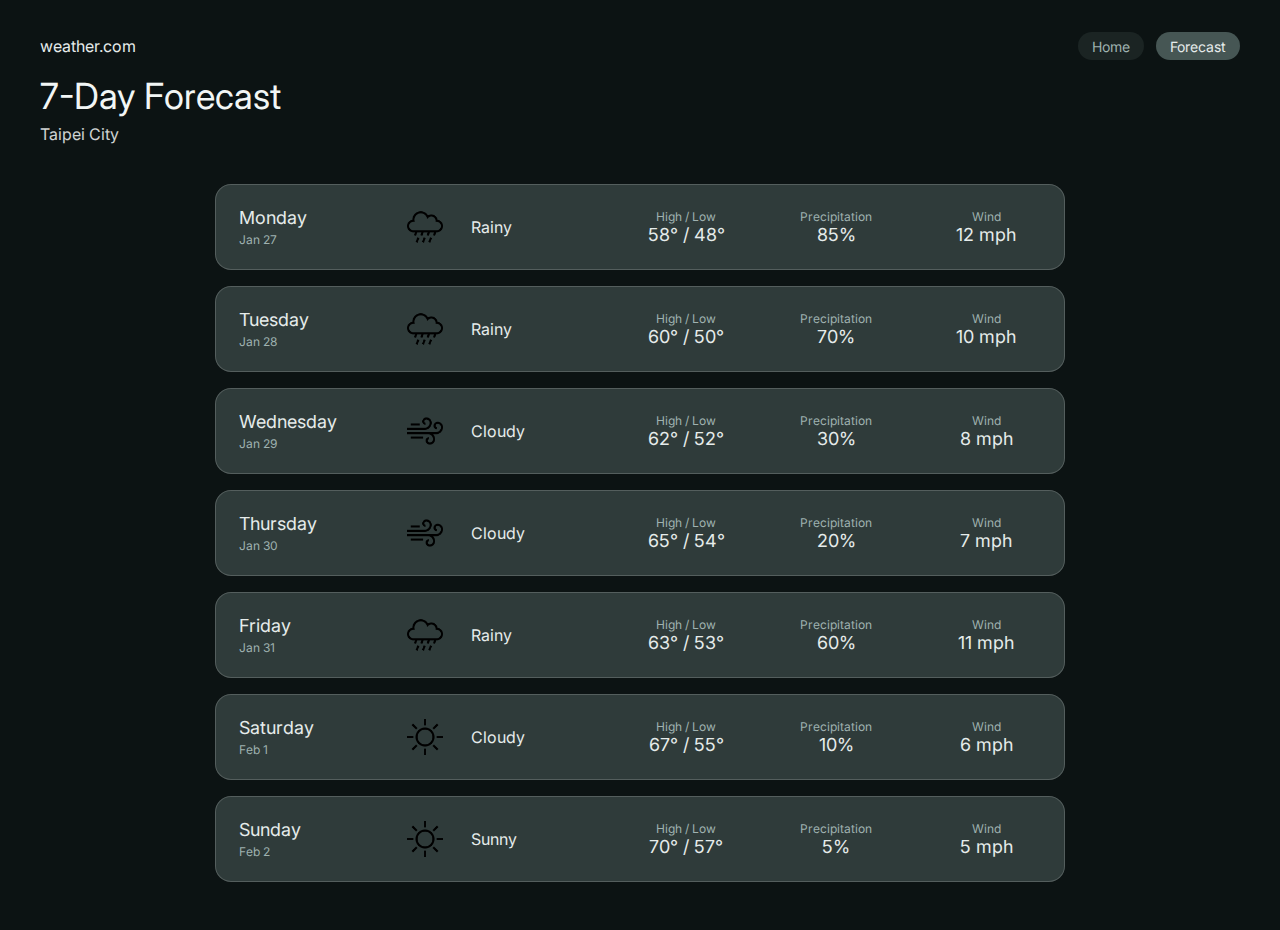
<file: design/forecast.html>
<!doctype html>
<html lang="en">
  <head>
    <meta charset="utf-8" />
    <meta name="viewport" content="width=device-width, initial-scale=1" />
    <title>7-Day Forecast</title>
    <link rel="preconnect" href="https://fonts.googleapis.com" />
    <link rel="preconnect" href="https://fonts.gstatic.com" crossorigin />
    <link
      href="https://fonts.googleapis.com/css2?family=Inter:wght@400;500&display=swap"
      rel="stylesheet"
    />
    <link rel="stylesheet" href="styles.css" />
  </head>
  <body>
    <div class="screen forecast">
      <div class="overlay"></div>

      <header class="top">
        <div class="brand">weather.com</div>
        <nav class="nav">
          <span class="pill">Home</span>
          <span class="pill active">Forecast</span>
        </nav>
      </header>

      <div class="title-block">
        <h1>7-Day Forecast</h1>
        <div class="subtitle">Taipei City</div>
      </div>

      <section class="forecast-list">
        <article class="forecast-row">
          <div class="day">
            <div class="day-name">Monday</div>
            <div class="day-date">Jan 27</div>
          </div>
          <img class="icon" src="icons/rainy.png" alt="Rainy" />
          <div class="condition">Rainy</div>
          <div class="metrics">
            <div class="metric">
              <div class="label">High / Low</div>
              <div class="value">58° / 48°</div>
            </div>
            <div class="metric">
              <div class="label">Precipitation</div>
              <div class="value">85%</div>
            </div>
            <div class="metric">
              <div class="label">Wind</div>
              <div class="value">12 mph</div>
            </div>
          </div>
        </article>

        <article class="forecast-row">
          <div class="day">
            <div class="day-name">Tuesday</div>
            <div class="day-date">Jan 28</div>
          </div>
          <img class="icon" src="icons/rainy.png" alt="Rainy" />
          <div class="condition">Rainy</div>
          <div class="metrics">
            <div class="metric">
              <div class="label">High / Low</div>
              <div class="value">60° / 50°</div>
            </div>
            <div class="metric">
              <div class="label">Precipitation</div>
              <div class="value">70%</div>
            </div>
            <div class="metric">
              <div class="label">Wind</div>
              <div class="value">10 mph</div>
            </div>
          </div>
        </article>

        <article class="forecast-row">
          <div class="day">
            <div class="day-name">Wednesday</div>
            <div class="day-date">Jan 29</div>
          </div>
          <img class="icon" src="icons/wind.png" alt="Cloudy" />
          <div class="condition">Cloudy</div>
          <div class="metrics">
            <div class="metric">
              <div class="label">High / Low</div>
              <div class="value">62° / 52°</div>
            </div>
            <div class="metric">
              <div class="label">Precipitation</div>
              <div class="value">30%</div>
            </div>
            <div class="metric">
              <div class="label">Wind</div>
              <div class="value">8 mph</div>
            </div>
          </div>
        </article>

        <article class="forecast-row">
          <div class="day">
            <div class="day-name">Thursday</div>
            <div class="day-date">Jan 30</div>
          </div>
          <img class="icon" src="icons/wind.png" alt="Cloudy" />
          <div class="condition">Cloudy</div>
          <div class="metrics">
            <div class="metric">
              <div class="label">High / Low</div>
              <div class="value">65° / 54°</div>
            </div>
            <div class="metric">
              <div class="label">Precipitation</div>
              <div class="value">20%</div>
            </div>
            <div class="metric">
              <div class="label">Wind</div>
              <div class="value">7 mph</div>
            </div>
          </div>
        </article>

        <article class="forecast-row">
          <div class="day">
            <div class="day-name">Friday</div>
            <div class="day-date">Jan 31</div>
          </div>
          <img class="icon" src="icons/rainy.png" alt="Rainy" />
          <div class="condition">Rainy</div>
          <div class="metrics">
            <div class="metric">
              <div class="label">High / Low</div>
              <div class="value">63° / 53°</div>
            </div>
            <div class="metric">
              <div class="label">Precipitation</div>
              <div class="value">60%</div>
            </div>
            <div class="metric">
              <div class="label">Wind</div>
              <div class="value">11 mph</div>
            </div>
          </div>
        </article>

        <article class="forecast-row">
          <div class="day">
            <div class="day-name">Saturday</div>
            <div class="day-date">Feb 1</div>
          </div>
          <img class="icon" src="icons/sun.png" alt="Cloudy" />
          <div class="condition">Cloudy</div>
          <div class="metrics">
            <div class="metric">
              <div class="label">High / Low</div>
              <div class="value">67° / 55°</div>
            </div>
            <div class="metric">
              <div class="label">Precipitation</div>
              <div class="value">10%</div>
            </div>
            <div class="metric">
              <div class="label">Wind</div>
              <div class="value">6 mph</div>
            </div>
          </div>
        </article>

        <article class="forecast-row">
          <div class="day">
            <div class="day-name">Sunday</div>
            <div class="day-date">Feb 2</div>
          </div>
          <img class="icon" src="icons/sun.png" alt="Sunny" />
          <div class="condition">Sunny</div>
          <div class="metrics">
            <div class="metric">
              <div class="label">High / Low</div>
              <div class="value">70° / 57°</div>
            </div>
            <div class="metric">
              <div class="label">Precipitation</div>
              <div class="value">5%</div>
            </div>
            <div class="metric">
              <div class="label">Wind</div>
              <div class="value">5 mph</div>
            </div>
          </div>
        </article>
      </section>
    </div>
  </body>
</html>
</file>
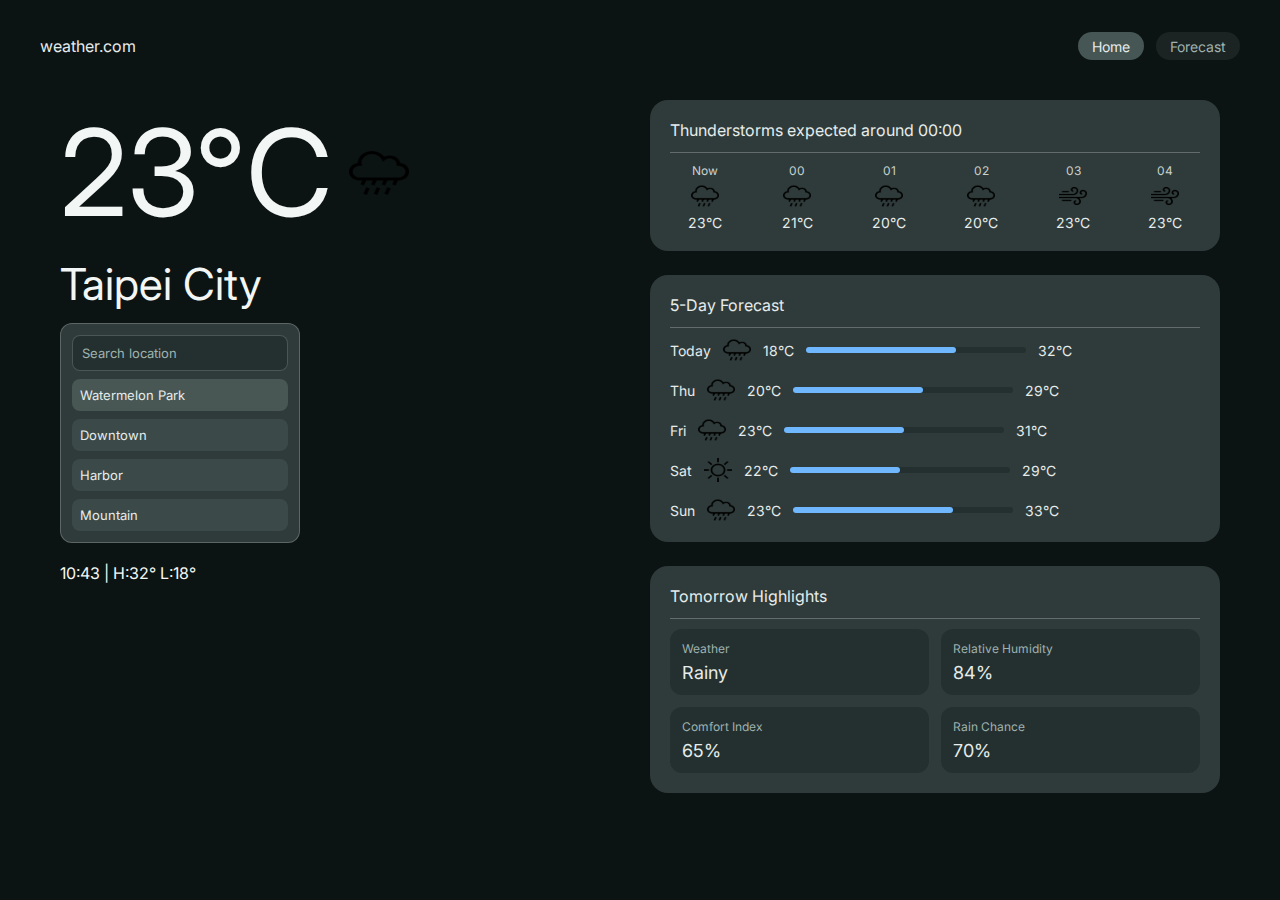
<file: design/home.html>
<!doctype html>
<html lang="en">
  <head>
    <meta charset="utf-8" />
    <meta name="viewport" content="width=device-width, initial-scale=1" />
    <title>Weather Dashboard</title>
    <link rel="preconnect" href="https://fonts.googleapis.com" />
    <link rel="preconnect" href="https://fonts.gstatic.com" crossorigin />
    <link
      href="https://fonts.googleapis.com/css2?family=Inter:wght@400;500&display=swap"
      rel="stylesheet"
    />
    <link rel="stylesheet" href="styles.css" />
  </head>
  <body>
    <div class="screen">
      <div class="overlay"></div>

      <header class="top">
        <div class="brand">weather.com</div>
        <nav class="nav">
          <span class="pill active">Home</span>
          <span class="pill">Forecast</span>
        </nav>
      </header>

      <main class="dashboard">
        <section class="left">
          <div class="temp-row">
            <div class="temp">23°C</div>
            <img class="temp-icon" src="icons/rainy.png" alt="Rainy" />
          </div>

          <div class="location">Taipei City</div>

          <div class="location-panel">
            <div class="location-search">Search location</div>
            <div class="location-list">
              <div class="location-item active">Watermelon Park</div>
              <div class="location-item">Downtown</div>
              <div class="location-item">Harbor</div>
              <div class="location-item">Mountain</div>
            </div>
          </div>

          <div class="time">10:43 | H:32°  L:18°</div>
        </section>

        <section class="right">
          <article class="card">
            <div class="card-title">Thunderstorms expected around 00:00</div>
            <div class="divider"></div>
            <div class="hourly">
              <div class="hour">
                <div class="hour-label">Now</div>
                <img src="icons/rainy.png" alt="Rainy" />
                <div class="hour-temp">23°C</div>
              </div>
              <div class="hour">
                <div class="hour-label">00</div>
                <img src="icons/rainy.png" alt="Rainy" />
                <div class="hour-temp">21°C</div>
              </div>
              <div class="hour">
                <div class="hour-label">01</div>
                <img src="icons/rainy.png" alt="Rainy" />
                <div class="hour-temp">20°C</div>
              </div>
              <div class="hour">
                <div class="hour-label">02</div>
                <img src="icons/rainy.png" alt="Rainy" />
                <div class="hour-temp">20°C</div>
              </div>
              <div class="hour">
                <div class="hour-label">03</div>
                <img src="icons/wind.png" alt="Cloudy" />
                <div class="hour-temp">23°C</div>
              </div>
              <div class="hour">
                <div class="hour-label">04</div>
                <img src="icons/wind.png" alt="Cloudy" />
                <div class="hour-temp">23°C</div>
              </div>
            </div>
          </article>

          <article class="card">
            <div class="card-title">5-Day Forecast</div>
            <div class="divider"></div>
            <div class="forecast-mini">
              <div class="forecast-row">
                <div class="day">Today</div>
                <img src="icons/rainy.png" alt="Rainy" />
                <div class="min">18°C</div>
                <div class="bar">
                  <div class="bar-fill" style="width: 150px"></div>
                </div>
                <div class="max">32°C</div>
              </div>
              <div class="forecast-row">
                <div class="day">Thu</div>
                <img src="icons/rainy.png" alt="Rainy" />
                <div class="min">20°C</div>
                <div class="bar">
                  <div class="bar-fill" style="width: 130px"></div>
                </div>
                <div class="max">29°C</div>
              </div>
              <div class="forecast-row">
                <div class="day">Fri</div>
                <img src="icons/rainy.png" alt="Rainy" />
                <div class="min">23°C</div>
                <div class="bar">
                  <div class="bar-fill" style="width: 120px"></div>
                </div>
                <div class="max">31°C</div>
              </div>
              <div class="forecast-row">
                <div class="day">Sat</div>
                <img src="icons/sun.png" alt="Sunny" />
                <div class="min">22°C</div>
                <div class="bar">
                  <div class="bar-fill" style="width: 110px"></div>
                </div>
                <div class="max">29°C</div>
              </div>
              <div class="forecast-row">
                <div class="day">Sun</div>
                <img src="icons/rainy.png" alt="Rainy" />
                <div class="min">23°C</div>
                <div class="bar">
                  <div class="bar-fill" style="width: 160px"></div>
                </div>
                <div class="max">33°C</div>
              </div>
            </div>
          </article>

          <article class="card">
            <div class="card-title">Tomorrow Highlights</div>
            <div class="divider"></div>
            <div class="highlights">
              <div class="highlight">
                <div class="label">Weather</div>
                <div class="value">Rainy</div>
              </div>
              <div class="highlight">
                <div class="label">Relative Humidity</div>
                <div class="value">84%</div>
              </div>
              <div class="highlight">
                <div class="label">Comfort Index</div>
                <div class="value">65%</div>
              </div>
              <div class="highlight">
                <div class="label">Rain Chance</div>
                <div class="value">70%</div>
              </div>
            </div>
          </article>
        </section>
      </main>
    </div>
  </body>
</html>
</file>
<file: design/styles.css>
:root {
  color-scheme: dark;
  --bg: #0d1414;
  --overlay: rgba(12, 18, 18, 0.55);
  --card: #2f3b3a;
  --pill: #465654;
  --pill-muted: rgba(70, 86, 84, 0.25);
  --panel: #24302f;
  --text-main: #f2f6f5;
  --text-strong: #e6eceb;
  --text-muted: #9fb2b0;
  --bar: #23302f;
  --bar-fill: #6fb7ff;
}

* {
  box-sizing: border-box;
}

body {
  margin: 0;
  min-height: 100vh;
  font-family: "Inter", system-ui, -apple-system, "Segoe UI", sans-serif;
  background: var(--bg);
}

.screen {
  position: relative;
  min-height: 100vh;
  padding: 32px 0 48px;
  background-image: url("https://images.unsplash.com/photo-1607516631419-3a32c7a61081?crop=entropy&cs=tinysrgb&fit=max&fm=jpg&ixid=M3w4NDM0ODN8MHwxfHJhbmRvbXx8fHx8fHx8fDE3Njk0MzM1NTR8&ixlib=rb-4.1.0&q=80&w=1080");
  background-size: cover;
  background-position: center;
  color: var(--text-strong);
}

.overlay {
  position: absolute;
  inset: 0;
  background: var(--overlay);
}

.top {
  position: relative;
  display: flex;
  align-items: center;
  justify-content: space-between;
  padding: 0 40px;
  z-index: 1;
}

.brand {
  font-size: 16px;
  color: var(--text-strong);
}

.nav {
  display: flex;
  gap: 12px;
}

.pill {
  display: inline-flex;
  align-items: center;
  justify-content: center;
  height: 28px;
  padding: 0 14px;
  border-radius: 14px;
  font-size: 14px;
  color: var(--text-muted);
  background: var(--pill-muted);
}

.pill.active {
  color: var(--text-strong);
  background: var(--pill);
}

.title-block {
  position: relative;
  z-index: 1;
  padding: 14px 40px 24px;
}

.title-block h1 {
  margin: 0;
  font-size: 36px;
  font-weight: 400;
  color: var(--text-main);
}

.subtitle {
  margin-top: 6px;
  font-size: 16px;
  color: var(--text-main);
  opacity: 0.85;
}

.dashboard {
  position: relative;
  z-index: 1;
  display: grid;
  grid-template-columns: 1fr 1fr;
  gap: 40px;
  padding: 40px 60px 0;
}

.left {
  display: flex;
  flex-direction: column;
  gap: 12px;
}

.temp-row {
  display: flex;
  align-items: center;
  gap: 16px;
}

.temp {
  font-size: 120px;
  font-weight: 400;
  color: var(--text-main);
}

.temp-icon {
  width: 60px;
  height: 50px;
}

.location {
  font-size: 44px;
  color: var(--text-main);
}

.location-panel {
  width: 240px;
  padding: 12px;
  border-radius: 12px;
  background: var(--card);
  box-shadow: inset 0 0 0 1px rgba(255, 255, 255, 0.22);
  display: flex;
  flex-direction: column;
  gap: 8px;
}

.location-search {
  padding: 10px;
  border-radius: 8px;
  background: var(--panel);
  color: var(--text-muted);
  font-size: 13px;
  box-shadow: inset 0 0 0 1px rgba(255, 255, 255, 0.18);
}

.location-list {
  display: flex;
  flex-direction: column;
  gap: 8px;
}

.location-item {
  padding: 8px;
  border-radius: 8px;
  background: #3b4a48;
  color: var(--text-strong);
  font-size: 13px;
}

.location-item.active {
  background: #485754;
}

.time {
  margin-top: 8px;
  font-size: 16px;
  color: #f4f8f7;
}

.right {
  display: flex;
  flex-direction: column;
  gap: 24px;
}

.card {
  background: var(--card);
  border-radius: 18px;
  padding: 20px;
}

.card-title {
  font-size: 16px;
  color: var(--text-strong);
}

.divider {
  height: 1px;
  margin: 12px 0 10px;
  background: rgba(255, 255, 255, 0.25);
}

.hourly {
  display: flex;
  gap: 22px;
}

.hour {
  width: 70px;
  display: flex;
  flex-direction: column;
  align-items: center;
  gap: 6px;
  font-size: 14px;
  color: var(--text-strong);
}

.hour img {
  width: 28px;
  height: 24px;
}

.hour-label {
  font-size: 12px;
  color: #c8d2cf;
}

.forecast-mini {
  display: flex;
  flex-direction: column;
  gap: 16px;
}

.forecast-row {
  display: flex;
  align-items: center;
  gap: 12px;
  color: var(--text-strong);
  font-size: 14px;
}

.forecast-row img {
  width: 28px;
  height: 24px;
}

.bar {
  width: 220px;
  height: 6px;
  background: var(--bar);
  border-radius: 6px;
  position: relative;
}

.bar-fill {
  height: 6px;
  background: var(--bar-fill);
  border-radius: 6px;
}

.highlights {
  display: grid;
  grid-template-columns: 1fr 1fr;
  gap: 12px;
}

.highlight {
  background: var(--panel);
  padding: 12px;
  border-radius: 12px;
  display: flex;
  flex-direction: column;
  gap: 6px;
}

.label {
  font-size: 12px;
  color: var(--text-muted);
}

.value {
  font-size: 18px;
  color: var(--text-strong);
}

.forecast .forecast-list {
  width: 850px;
  margin: 16px auto 0;
  display: flex;
  flex-direction: column;
  gap: 16px;
  position: relative;
  z-index: 1;
}

.forecast .forecast-row {
  display: flex;
  align-items: center;
  gap: 28px;
  padding: 24px;
  height: 86px;
  border-radius: 16px;
  background: var(--card);
  box-shadow: inset 0 0 0 1px rgba(255, 255, 255, 0.18);
}

.forecast .forecast-row .day {
  width: 140px;
}

.forecast .forecast-row .day-name {
  font-size: 18px;
  color: var(--text-strong);
}

.forecast .forecast-row .day-date {
  margin-top: 4px;
  font-size: 12px;
  color: var(--text-muted);
}

.forecast .forecast-row .icon {
  width: 36px;
  height: 36px;
}

.forecast .forecast-row .condition {
  width: 110px;
  font-size: 16px;
  color: var(--text-strong);
}

.forecast .metrics {
  margin-left: auto;
  display: flex;
  gap: 40px;
  text-align: center;
}

.metric {
  min-width: 110px;
}

@media (max-width: 1100px) {
  .dashboard {
    grid-template-columns: 1fr;
  }

  .forecast .forecast-list {
    width: min(850px, 92vw);
  }

  .forecast .forecast-row {
    height: auto;
    flex-wrap: wrap;
  }

  .forecast .metrics {
    width: 100%;
    margin-left: 0;
    justify-content: flex-start;
  }
}
</file>
